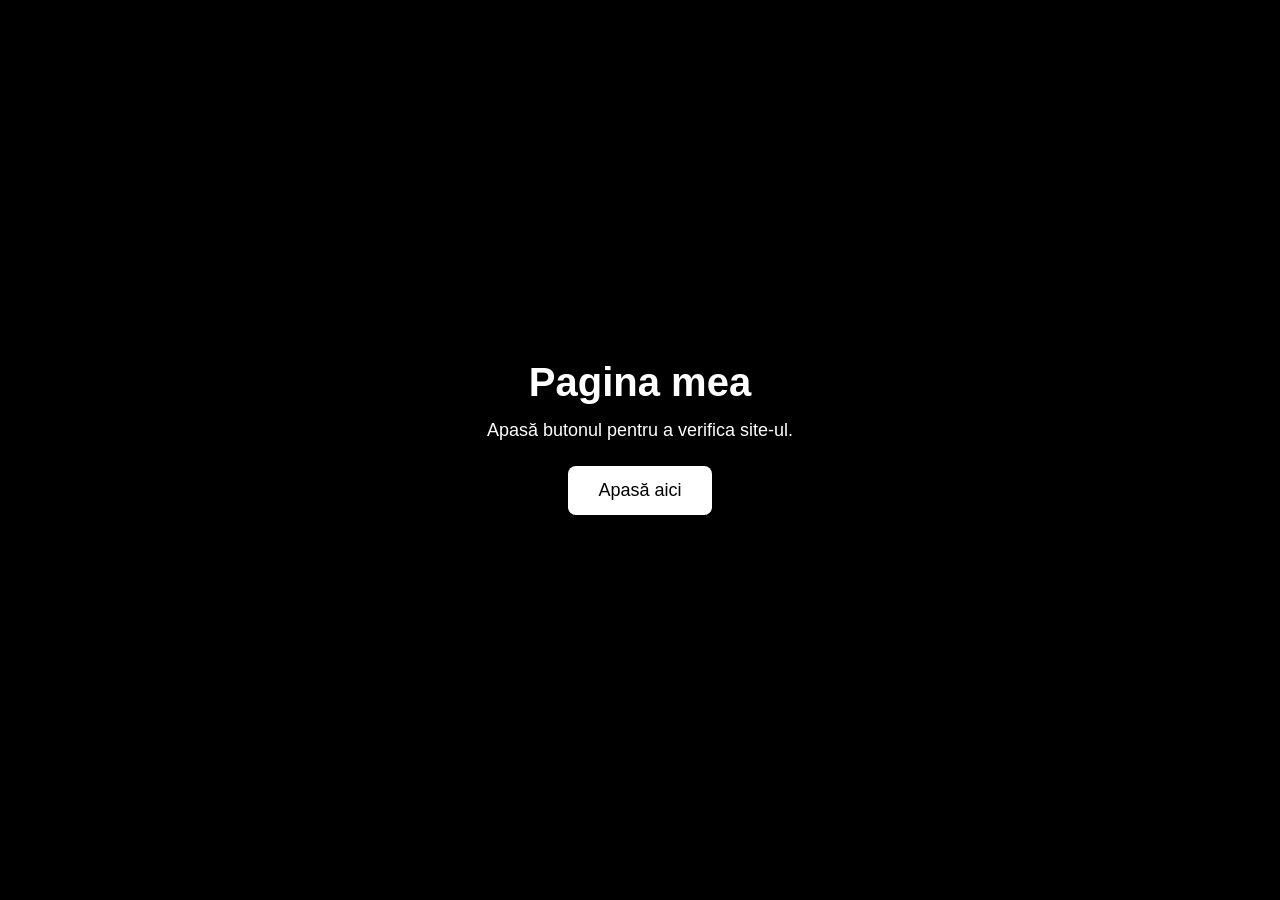
<file: index.html>
<!DOCTYPE html>
<html lang="ro">
<head>
    <meta charset="UTF-8">
    <meta name="viewport" content="width=device-width, initial-scale=1.0">
    <title>Pagina mea</title>

    <link rel="stylesheet" href="style.css">
</head>

<body>

    <div class="container">

        <h1>Pagina mea</h1>

        <p>Apasă butonul pentru a verifica site-ul.</p>

        <button id="buton">Apasă aici</button>

        <p id="mesaj"></p>

    </div>

    <script src="script.js"></script>

</body>
</html>
</file>
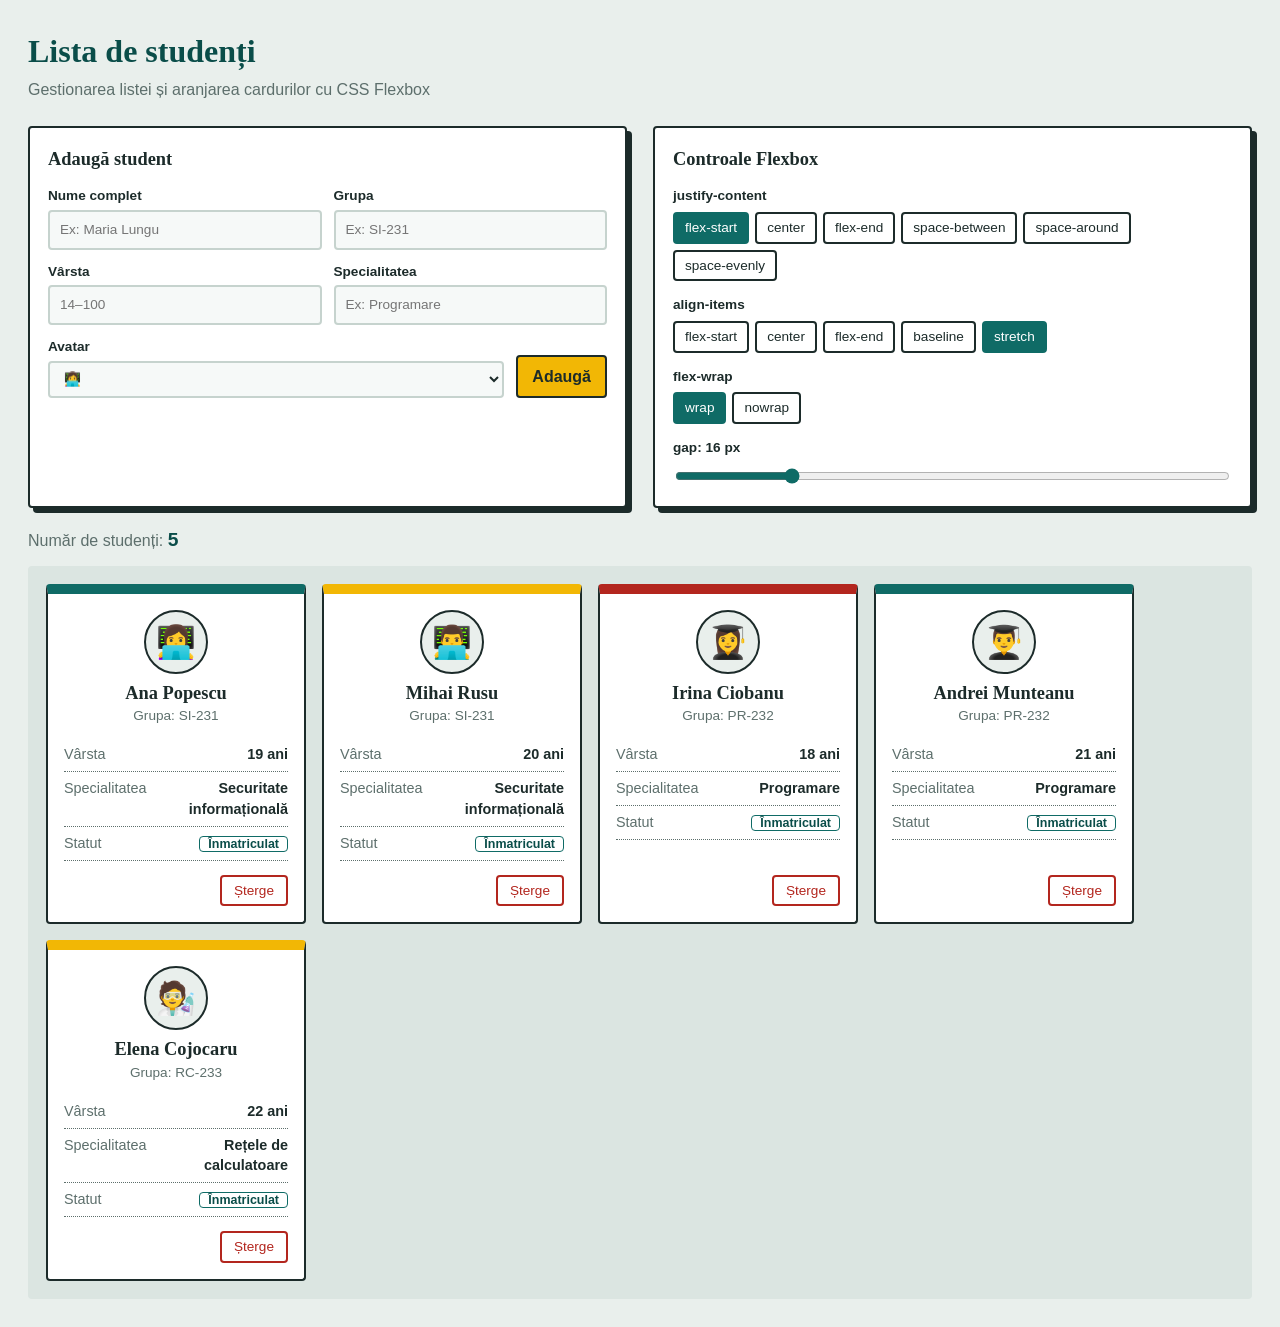
<file: Laboratorul-5/index.html>
<!DOCTYPE html>
<html lang="ro">
<head>
<meta charset="UTF-8">
<meta name="viewport" content="width=device-width, initial-scale=1">
<title>Lista de studenți – Flexbox</title>
<link rel="stylesheet" href="style.css">
</head>
<body>
  <h1>Lista de studenți</h1>
  <p class="sub">Gestionarea listei și aranjarea cardurilor cu CSS Flexbox</p>

  <div class="panels">
    <section class="panel">
      <h2>Adaugă student</h2>
      <form id="studentForm" novalidate>
        <label>Nume complet <input id="name" type="text" placeholder="Ex: Maria Lungu"></label>
        <label>Grupa <input id="group" type="text" placeholder="Ex: SI-231"></label>
        <label>Vârsta <input id="age" type="number" placeholder="14–100" step="1"></label>
        <label>Specialitatea <input id="specialty" type="text" placeholder="Ex: Programare"></label>
        <label>Avatar
          <select id="avatar">
            <option>👩‍💻</option><option>👨‍💻</option><option>👩‍🎓</option><option>👨‍🎓</option>
            <option>🧑‍🔬</option><option>🧑‍🎨</option>
          </select>
        </label>
        <button class="primary" type="submit">Adaugă</button>
        <p id="formError" role="alert"></p>
      </form>
    </section>

    <section class="panel">
      <h2>Controale Flexbox</h2>
      <div class="group"><span>justify-content</span>
        <div class="btns" data-prop="justifyContent">
          <button class="active">flex-start</button><button>center</button><button>flex-end</button>
          <button>space-between</button><button>space-around</button><button>space-evenly</button>
        </div></div>
      <div class="group"><span>align-items</span>
        <div class="btns" data-prop="alignItems">
          <button>flex-start</button><button>center</button><button>flex-end</button>
          <button>baseline</button><button class="active">stretch</button>
        </div></div>
      <div class="group"><span>flex-wrap</span>
        <div class="btns" data-prop="flexWrap">
          <button class="active">wrap</button><button>nowrap</button>
        </div></div>
      <div class="group"><span>gap: <b id="gapValue">16</b> px</span>
        <div class="gap-row"><input id="gap" type="range" min="0" max="80" value="16"></div></div>
    </section>
  </div>

  <p class="count" style="margin-top:18px">Număr de studenți: <b id="count">0</b></p>
  <div id="list" aria-live="polite"></div>

<script src="script.js"></script>
</body>
</html>
</file>
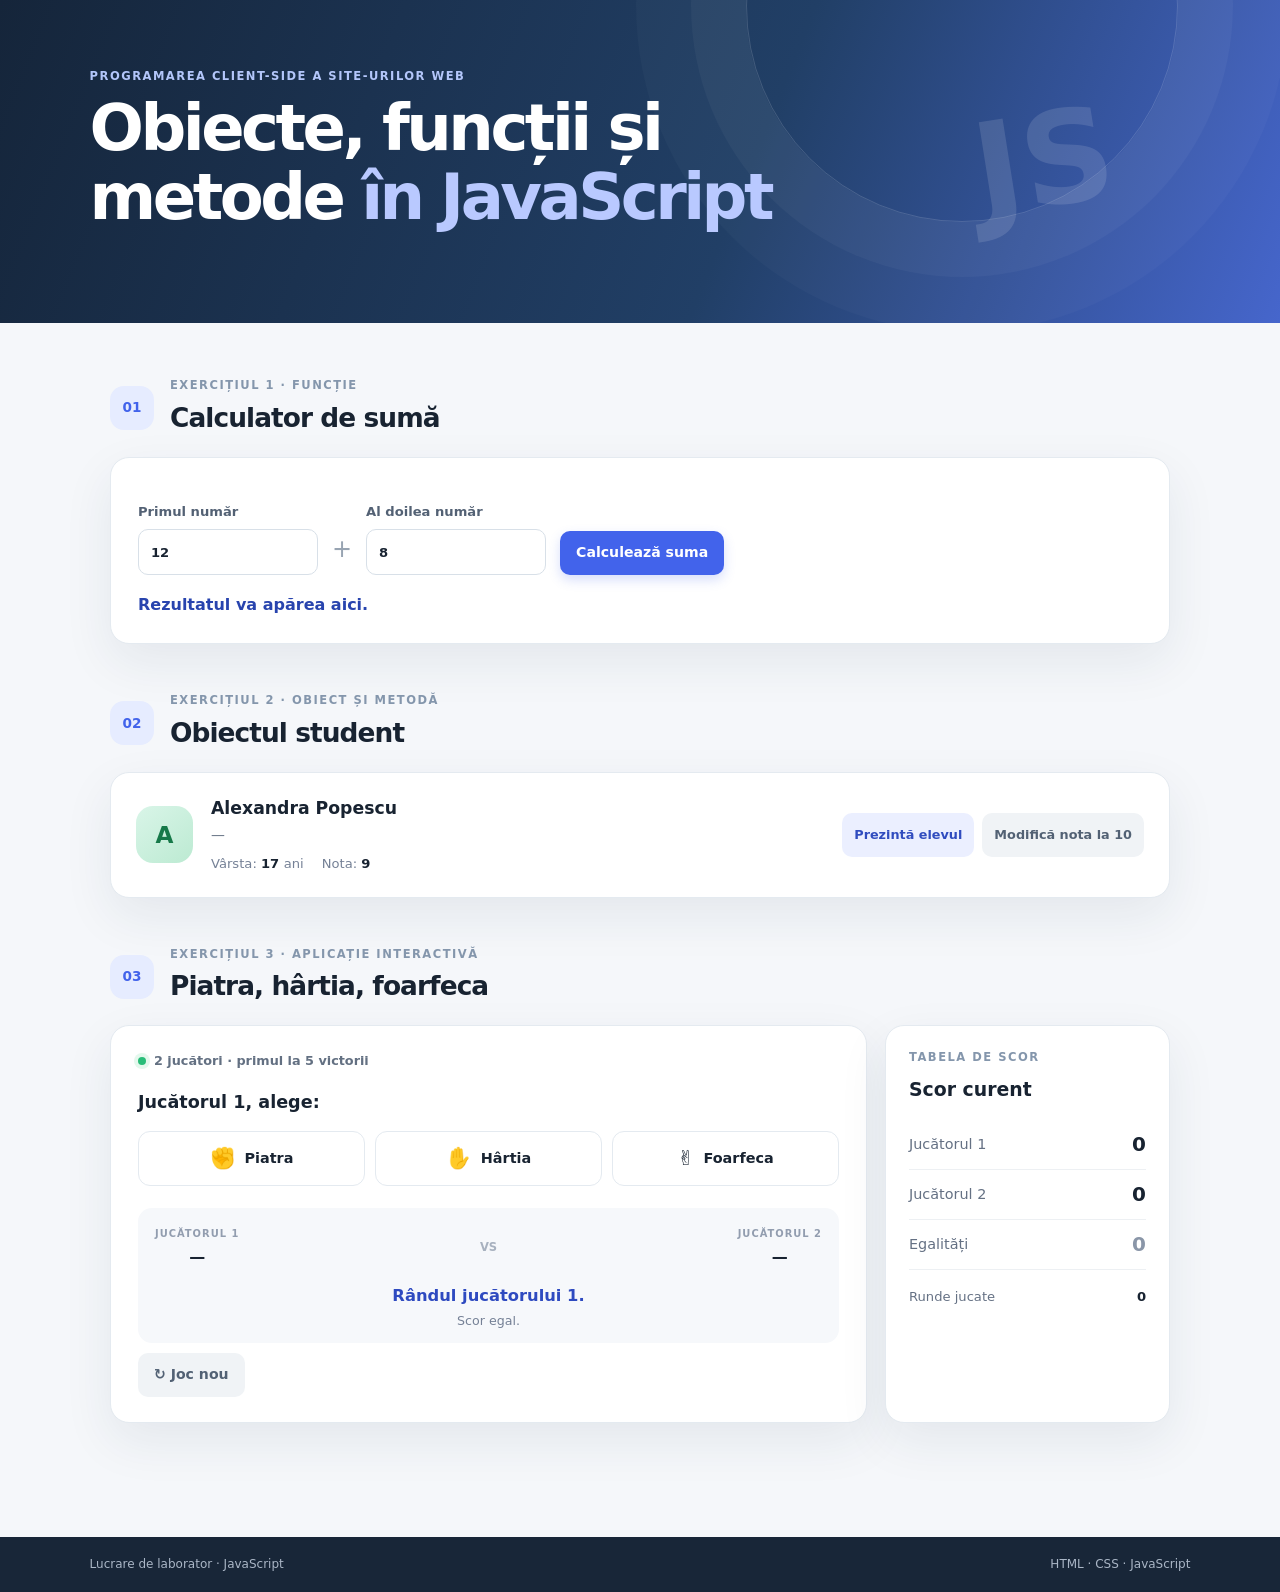
<file: Laboratorul-3/lucrare_lab3/index.html>
<!doctype html>
<!DOCTYPE html>
<html lang="ro">
 <head>
  <meta charset="utf-8"/>
  <meta content="width=device-width, initial-scale=1" name="viewport"/>
  <meta content="Lucrare de laborator despre funcții, obiecte și metode în JavaScript." name="description"/>
  <title>
   Laborator 3 — JavaScript
  </title>
  <link href="style.css" rel="stylesheet"/>
  <script defer="" src="script.js">
  </script>
 </head>
 <body>
  <a class="skip-link" href="#continut">
   Sari la conținut
  </a>
  <header class="hero">
   <div class="hero__inner">
    <p class="eyebrow">
     Programarea client-side a site-urilor Web
    </p>
    <h1>
     Obiecte, funcții și metode
     <span>
      în JavaScript
     </span>
    </h1>
   </div>
   <div aria-hidden="true" class="hero__mark">
    JS
   </div>
  </header>
  <main class="container" id="continut">
   <section aria-labelledby="sum-title" class="section">
    <div class="section-heading">
     <span aria-hidden="true" class="section-number">
      01
     </span>
     <div>
      <p class="eyebrow">
       Exercițiul 1 · Funcție
      </p>
      <h2 id="sum-title">
       Calculator de sumă
      </h2>
     </div>
    </div>
    <div class="card sum-card">
     <form class="sum-form" id="sum-form">
      <label for="number-a">
       Primul număr
       <input autocomplete="off" id="number-a" name="a" required="" step="any" type="number" value="12"/>
      </label>
      <span aria-hidden="true" class="operator">
       +
      </span>
      <label for="number-b">
       Al doilea număr
       <input autocomplete="off" id="number-b" name="b" required="" step="any" type="number" value="8"/>
      </label>
      <button class="button button--primary" type="submit">
       Calculează suma
      </button>
     </form>
     <p aria-live="polite" class="result-line" id="sum-result">
      Rezultatul va apărea aici.
     </p>
    </div>
   </section>
   <section aria-labelledby="student-title" class="section">
    <div class="section-heading">
     <span aria-hidden="true" class="section-number">
      02
     </span>
     <div>
      <p class="eyebrow">
       Exercițiul 2 · Obiect și metodă
      </p>
      <h2 id="student-title">
       Obiectul student
      </h2>
     </div>
    </div>
    <div class="card student-card">
     <div aria-hidden="true" class="student-avatar">
      A
     </div>
     <div class="student-info">
      <h3>
       Alexandra Popescu
      </h3>
      <p aria-live="polite" class="muted" id="student-introduction">
       —
      </p>
      <div class="student-meta">
       <span>
        Vârsta:
        <strong id="student-age">
         17
        </strong>
        ani
       </span>
       <span>
        Nota:
        <strong id="student-grade">
         9
        </strong>
       </span>
      </div>
     </div>
     <div class="student-actions">
      <button class="button button--secondary" id="introduce-button" type="button">
       Prezintă elevul
      </button>
      <button class="button button--quiet" id="grade-button" type="button">
       Modifică nota la 10
      </button>
     </div>
    </div>
   </section>
   <section aria-labelledby="game-title" class="section" id="joc">
    <div class="section-heading">
     <span aria-hidden="true" class="section-number">
      03
     </span>
     <div>
      <p class="eyebrow">
       Exercițiul 3 · Aplicație interactivă
      </p>
      <h2 id="game-title">
       Piatra, hârtia, foarfeca
      </h2>
     </div>
    </div>
    <div class="game-layout">
     <div class="card game-main">
      <div class="game-topline">
       <span aria-hidden="true" class="live-dot">
       </span>
       <span>
        2 jucători · primul la 5 victorii
       </span>
      </div>
      <p class="game-prompt" id="game-prompt">
       Jucătorul 1, alege:
      </p>
      <div aria-label="Alege piatra, hârtia sau foarfeca" class="choice-buttons" role="group">
       <button class="choice-button" data-choice="piatra" type="button">
        <span aria-hidden="true">
         ✊
        </span>
        <span>
         Piatra
        </span>
       </button>
       <button class="choice-button" data-choice="hartia" type="button">
        <span aria-hidden="true">
         ✋
        </span>
        <span>
         Hârtia
        </span>
       </button>
       <button class="choice-button" data-choice="foarfeca" type="button">
        <span aria-hidden="true">
         ✌️
        </span>
        <span>
         Foarfeca
        </span>
       </button>
      </div>
      <div aria-atomic="true" aria-live="polite" class="round-result">
       <div class="versus">
        <div>
         <span class="result-label">
          JUCĂTORUL 1
         </span>
         <strong id="player-choice">
          —
         </strong>
        </div>
        <span aria-hidden="true" class="versus-mark">
         VS
        </span>
        <div>
         <span class="result-label">
          JUCĂTORUL 2
         </span>
         <strong id="player-two-choice">
          —
         </strong>
        </div>
       </div>
       <p class="round-message" id="round-message">
        Rândul jucătorului 1.
       </p>
       <p class="leader-message" id="leader-message">
        Scor egal.
       </p>
      </div>
      <button class="button button--secondary advance-button" id="advance-button" hidden type="button">Jucătorul 2 → alege</button>
      <button class="button button--quiet reset-button" id="new-game-button" type="button">
       <span aria-hidden="true">
        ↻
       </span>
       Joc nou
      </button>
     </div>
     <aside aria-label="Tabela de scor" class="card score-card">
      <p class="eyebrow">
       Tabela de scor
      </p>
      <h3>
       Scor curent
      </h3>
      <div class="score-row">
       <span>
        Jucătorul 1
       </span>
       <strong id="player-score">
        0
       </strong>
      </div>
      <div class="score-row">
       <span>
        Jucătorul 2
       </span>
       <strong id="player-two-score">
        0
       </strong>
      </div>
      <div class="score-row score-row--draw">
       <span>
        Egalități
       </span>
       <strong id="draw-score">
        0
       </strong>
      </div>
      <div class="rounds-total">
       <span>
        Runde jucate
       </span>
       <strong id="rounds-played">
        0
       </strong>
      </div>
     </aside>
    </div>
   </section>
  </main>
  <footer>
   <span>
    Lucrare de laborator · JavaScript
   </span>
   <span>
    HTML · CSS · JavaScript
   </span>
  </footer>
 </body>
</html>
</file>
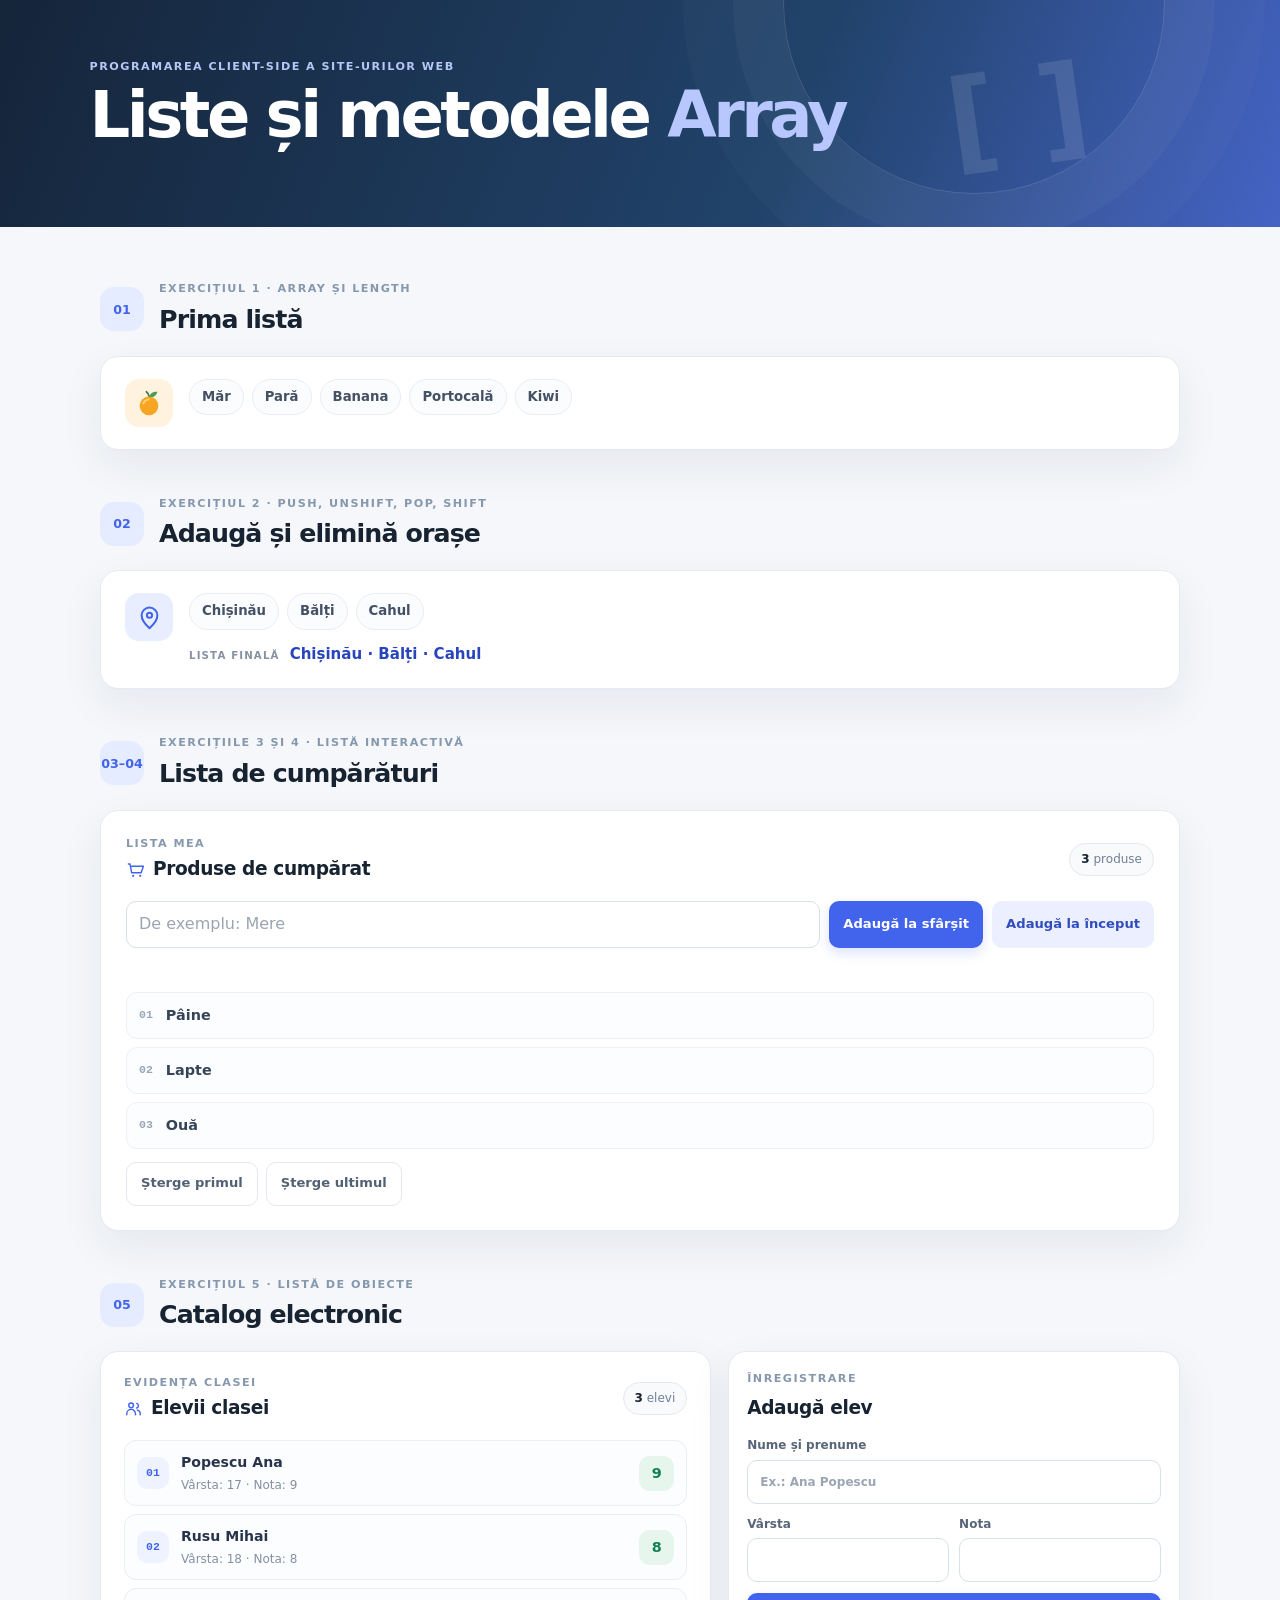
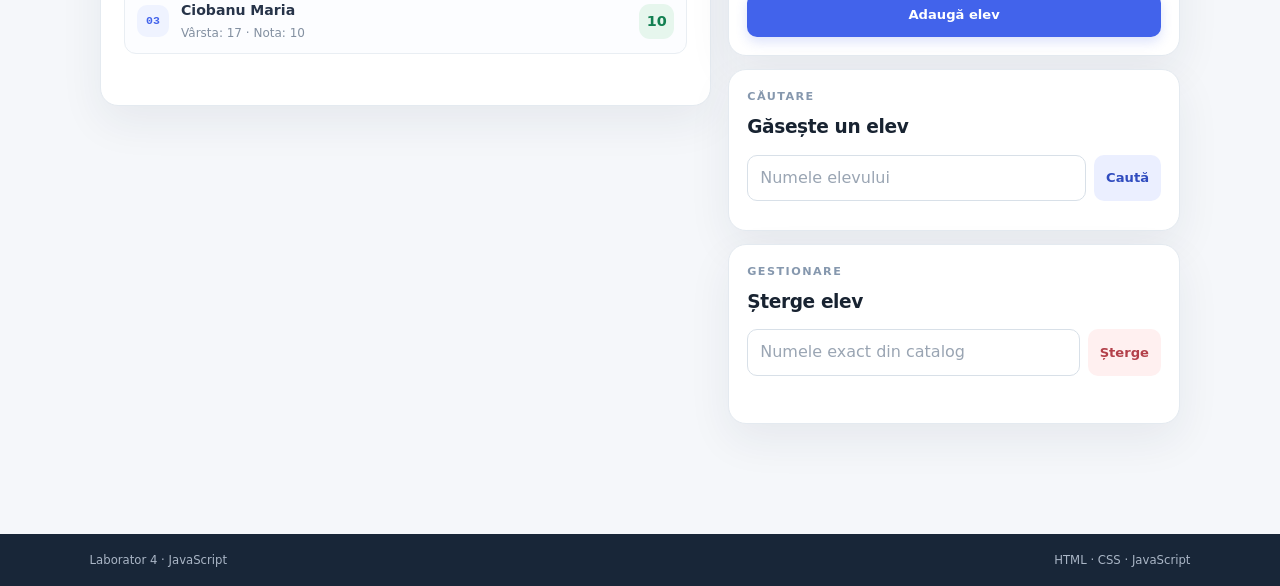
<file: Laboratorul-4/lucrare_lab4/index.html>
<!doctype html>
<html lang="ro">
 <head>
  <meta charset="utf-8"/>
  <meta content="width=device-width, initial-scale=1" name="viewport"/>
  <meta content="Laborator 4: liste și metode Array în JavaScript." name="description"/>
  <title>
   Laborator 4 — Liste și metode Array
  </title>
  <link href="style.css" rel="stylesheet"/>
  <script defer="" src="script.js">
  </script>
 </head>
 <body>
  <a class="skip-link" href="#continut">
   Sari la conținut
  </a>
  <header class="hero">
   <div class="hero__inner">
    <p class="eyebrow">
     Programarea client-side a site-urilor Web
    </p>
    <h1>
     Liste și metodele
     <span>
      Array
     </span>
    </h1>
   </div>
   <div aria-hidden="true" class="hero__mark">
    [ ]
   </div>
  </header>
  <main class="container" id="continut">
   <section aria-labelledby="fructe-title" class="section">
    <div class="section-heading">
     <span aria-hidden="true" class="section-number">
      01
     </span>
     <div>
      <p class="eyebrow">
       Exercițiul 1 · Array și length
      </p>
      <h2 id="fructe-title">
       Prima listă
      </h2>
     </div>
    </div>
    <div class="card demo-card">
     <div aria-hidden="true" class="demo-icon">
      <svg class="icon-fruit" viewBox="0 0 32 32" xmlns="http://www.w3.org/2000/svg">
       <path d="M16 9c2.2-4.3 5.3-5.5 9-5-1.1 4.1-4 6-8.2 6.4" fill="#4e9b55"/>
       <path d="M16 9c-.2-2.2-1.1-3.8-2.8-5" fill="none" stroke="#397b42" stroke-linecap="round" stroke-width="1.8"/>
       <circle cx="16" cy="19" r="10" fill="#f6a623"/>
       <path d="M10 16.5c1.1-2.6 3.1-4 5.7-4.3" fill="none" stroke="#ffd274" stroke-linecap="round" stroke-width="2"/>
      </svg>
     </div>
     <div class="demo-content">
      <div aria-label="Fructe din lista demonstrativă" class="fruit-pills">
       <span>
        Măr
       </span>
       <span>
        Pară
       </span>
       <span>
        Banana
       </span>
       <span>
        Portocală
       </span>
       <span>
        Kiwi
       </span>
      </div>
     </div>
    </div>
   </section>
   <section aria-labelledby="orase-title" class="section">
    <div class="section-heading">
     <span aria-hidden="true" class="section-number">
      02
     </span>
     <div>
      <p class="eyebrow">
       Exercițiul 2 · push, unshift, pop, shift
      </p>
      <h2 id="orase-title">
       Adaugă și elimină orașe
      </h2>
     </div>
    </div>
    <div class="card demo-card city-card">
     <div aria-hidden="true" class="demo-icon demo-icon--blue">
      <svg class="icon-line" viewBox="0 0 24 24" fill="none" xmlns="http://www.w3.org/2000/svg">
       <path d="M19 10.2c0 5-7 11.3-7 11.3S5 15.2 5 10.2a7 7 0 1 1 14 0Z" stroke="currentColor" stroke-linecap="round" stroke-linejoin="round" stroke-width="1.8"/>
       <circle cx="12" cy="10" r="2.3" stroke="currentColor" stroke-width="1.8"/>
      </svg>
     </div>
     <div class="demo-content">
      <div class="city-flow">
       <span>
        Chișinău
       </span>
       <span>
        Bălți
       </span>
       <span>
        Cahul
       </span>
      </div>
      <p class="result-line">
       <span class="result-label">
        LISTA FINALĂ
       </span>
       <strong id="cities-result">
       </strong>
      </p>
     </div>
    </div>
   </section>
   <section aria-labelledby="shopping-title" class="section">
    <div class="section-heading">
     <span aria-hidden="true" class="section-number">
      03–04
     </span>
     <div>
      <p class="eyebrow">
       Exercițiile 3 și 4 · Listă interactivă
      </p>
      <h2 id="shopping-title">
       Lista de cumpărături
      </h2>
     </div>
    </div>
    <div class="card shopping-card">
     <div class="shopping-header">
      <div>
       <p class="eyebrow">
        LISTA MEA
       </p>
       <h3 class="icon-heading">
        <svg aria-hidden="true" viewBox="0 0 24 24" fill="none" xmlns="http://www.w3.org/2000/svg">
         <path d="M3 5h2l2.2 11.2h11.9L22 8H6" stroke="currentColor" stroke-linecap="round" stroke-linejoin="round" stroke-width="1.8"/>
         <circle cx="9" cy="20" r="1.4" fill="currentColor"/>
         <circle cx="18" cy="20" r="1.4" fill="currentColor"/>
        </svg>
        Produse de cumpărat
       </h3>
      </div>
      <span class="count-badge">
       <strong id="shopping-count">
        0
       </strong>
       produse
      </span>
     </div>
     <form class="shopping-form" id="shopping-form">
      <label class="sr-only" for="product-input">
       Numele produsului
      </label>
      <input autocomplete="off" id="product-input" name="product" placeholder="De exemplu: Mere" required="" type="text"/>
      <button class="button button--primary" type="submit" value="end">
       Adaugă la sfârșit
      </button>
      <button class="button button--secondary" type="submit" value="start">
       Adaugă la început
      </button>
     </form>
     <p aria-live="polite" class="form-status" id="shopping-status">
     </p>
     <ul aria-label="Produse din lista de cumpărături" class="shopping-list" id="shopping-list">
     </ul>
     <div class="list-actions">
      <button class="button button--quiet" id="remove-first-button" type="button">
       Șterge primul
      </button>
      <button class="button button--quiet" id="remove-last-button" type="button">
       Șterge ultimul
      </button>
     </div>
    </div>
   </section>
   <section aria-labelledby="catalog-title" class="section">
    <div class="section-heading">
     <span aria-hidden="true" class="section-number">
      05
     </span>
     <div>
      <p class="eyebrow">
       Exercițiul 5 · Listă de obiecte
      </p>
      <h2 id="catalog-title">
       Catalog electronic
      </h2>
     </div>
    </div>
    <div class="catalog-layout">
     <div class="card catalog-main">
      <div class="catalog-header">
       <div>
        <p class="eyebrow">
         EVIDENȚA CLASEI
        </p>
        <h3 class="icon-heading">
         <svg aria-hidden="true" viewBox="0 0 24 24" fill="none" xmlns="http://www.w3.org/2000/svg">
          <circle cx="9" cy="8" r="3" stroke="currentColor" stroke-width="1.8"/>
          <path d="M3.5 20v-1.4a5.5 5.5 0 0 1 11 0V20M16 5.5a3 3 0 0 1 0 5.8M17 14a4.5 4.5 0 0 1 3.5 4.4V20" stroke="currentColor" stroke-linecap="round" stroke-linejoin="round" stroke-width="1.8"/>
         </svg>
         Elevii clasei
        </h3>
       </div>
       <span class="count-badge">
        <strong id="student-count">
         0
        </strong>
        elevi
       </span>
      </div>
      <ul aria-label="Elevi în catalog" class="student-list" id="student-list">
      </ul>
      <p aria-live="polite" class="form-status" id="catalog-status">
      </p>
     </div>
     <div class="catalog-tools">
      <section aria-labelledby="add-student-title" class="card tool-card">
       <p class="eyebrow">
        ÎNREGISTRARE
       </p>
       <h3 id="add-student-title">
        Adaugă elev
       </h3>
       <form class="stacked-form" id="add-student-form">
        <label for="student-name-input">
         Nume și prenume
         <input autocomplete="off" id="student-name-input" name="name" placeholder="Ex.: Ana Popescu" required="" type="text"/>
        </label>
        <div class="form-row">
         <label for="student-age-input">
          Vârsta
          <input id="student-age-input" max="120" min="1" name="age" required="" step="1" type="number"/>
         </label>
         <label for="student-grade-input">
          Nota
          <input id="student-grade-input" max="10" min="1" name="grade" required="" step="any" type="number"/>
         </label>
        </div>
        <button class="button button--primary" type="submit">
         Adaugă elev
        </button>
       </form>
      </section>
      <section aria-labelledby="find-student-title" class="card tool-card">
       <p class="eyebrow">
        CĂUTARE
       </p>
       <h3 id="find-student-title">
        Găsește un elev
       </h3>
       <form class="search-form" id="search-student-form">
        <label class="sr-only" for="search-student-input">
         Numele elevului căutat
        </label>
        <input autocomplete="off" id="search-student-input" name="searchName" placeholder="Numele elevului" required="" type="search"/>
        <button class="button button--secondary" type="submit">
         Caută
        </button>
       </form>
       <div aria-live="polite" class="search-result" id="search-result">
       </div>
      </section>
      <section aria-labelledby="delete-student-title" class="card tool-card">
       <p class="eyebrow">
        GESTIONARE
       </p>
       <h3 id="delete-student-title">
        Șterge elev
       </h3>
       <form class="search-form" id="delete-student-form">
        <label class="sr-only" for="delete-student-input">
         Numele elevului de șters
        </label>
        <input autocomplete="off" id="delete-student-input" name="deleteName" placeholder="Numele exact din catalog" required="" type="text"/>
        <button class="button button--danger" type="submit">
         Șterge
        </button>
       </form>
       <p aria-live="polite" class="form-status" id="delete-status">
       </p>
      </section>
     </div>
    </div>
   </section>
  </main>
  <footer>
   <span>
    Laborator 4 · JavaScript
   </span>
   <span>
    HTML · CSS · JavaScript
   </span>
  </footer>
 </body>
</html>
</file>
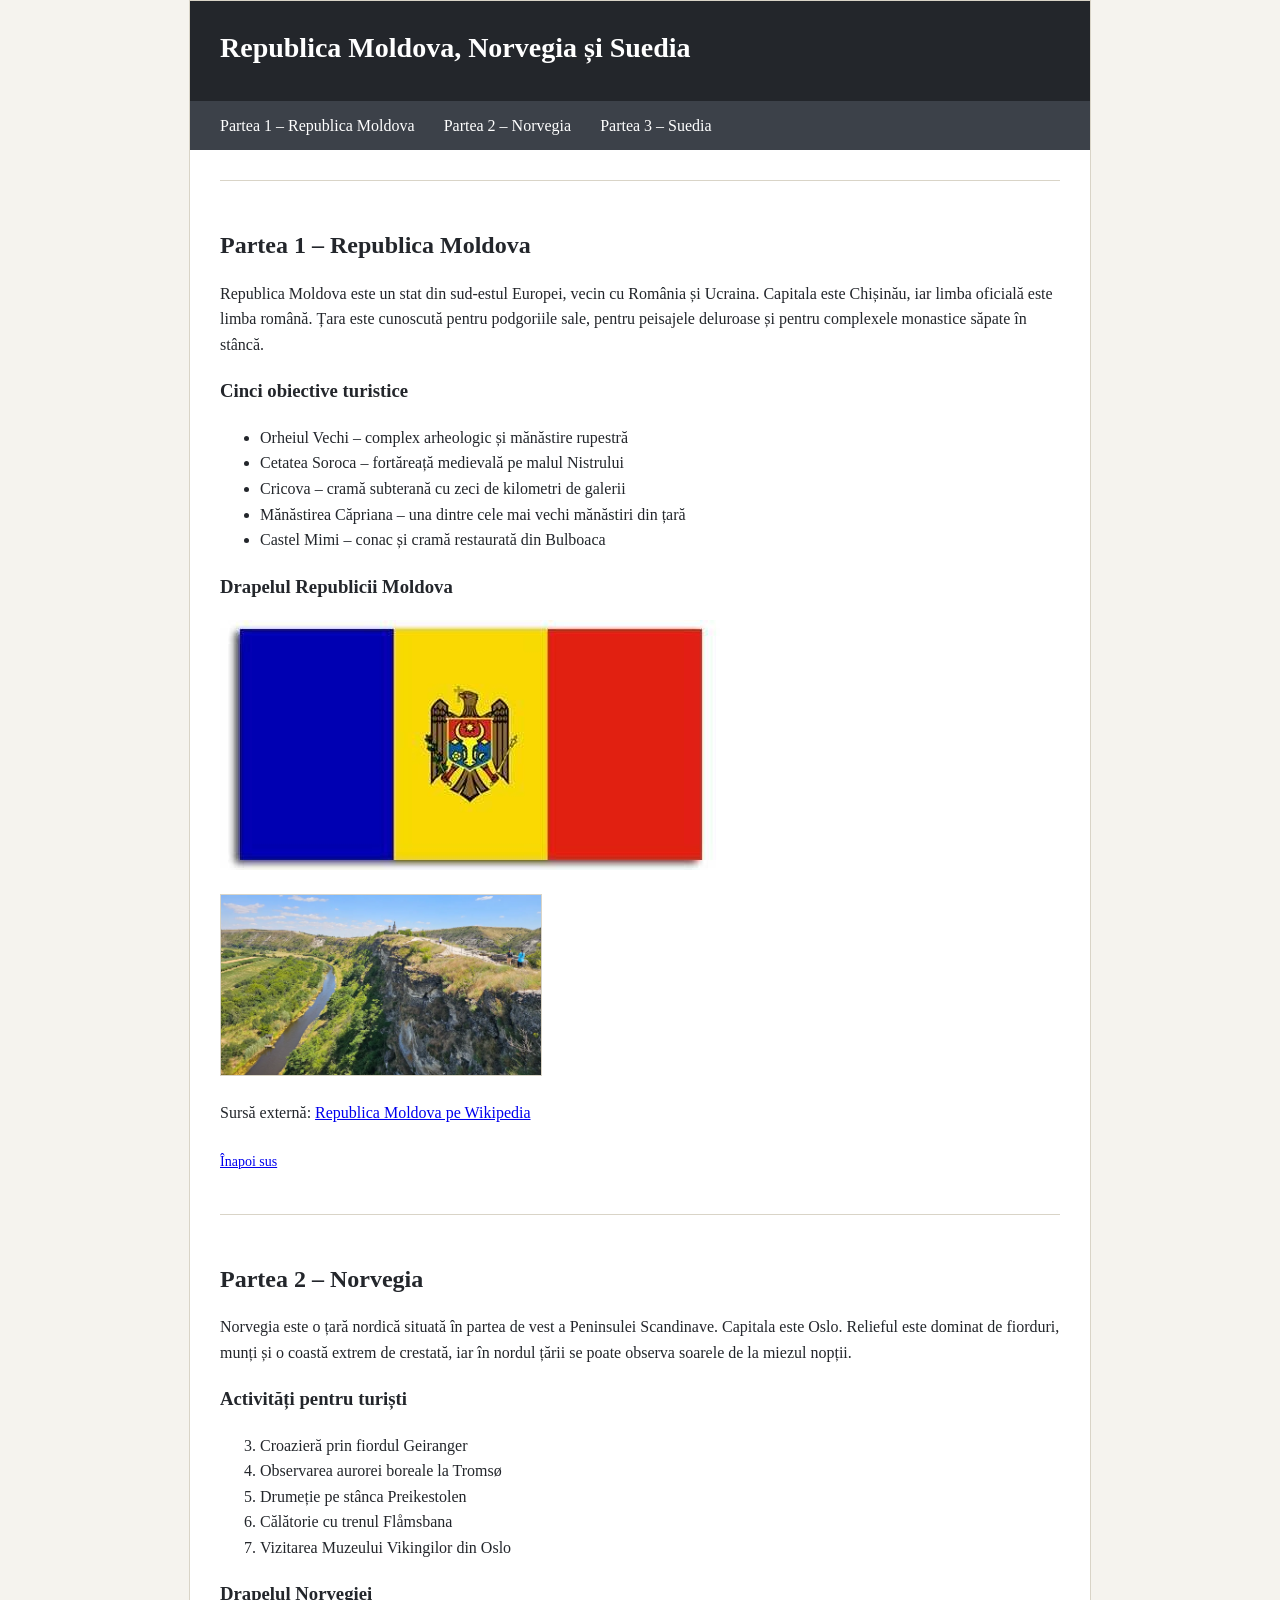
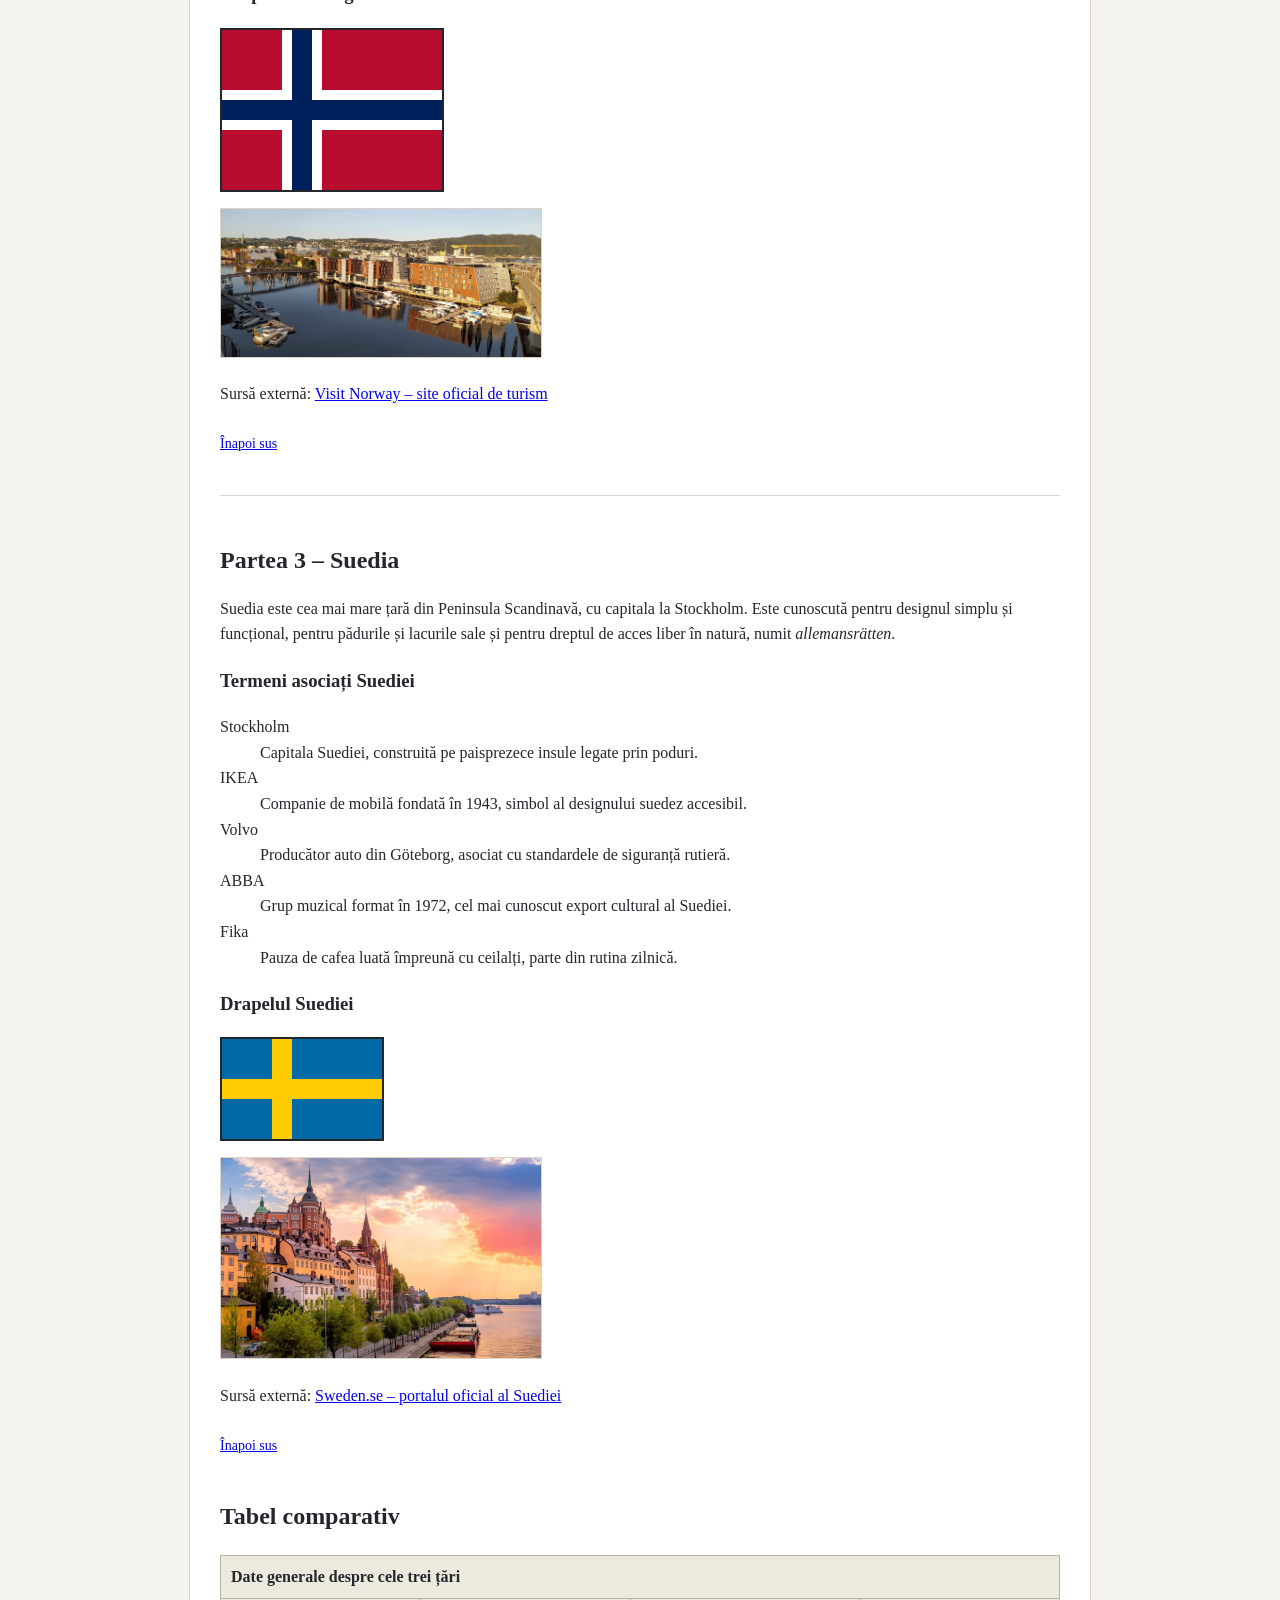
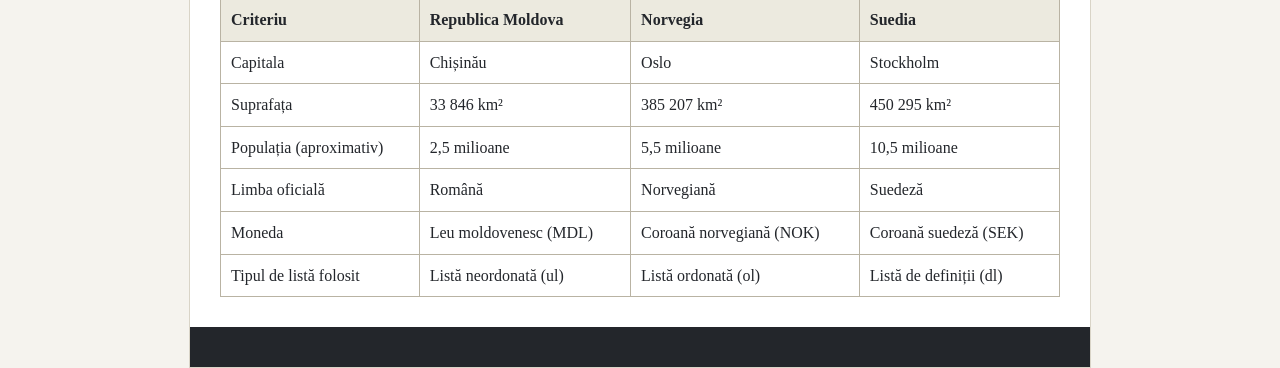
<file: Laboratorul-2/imdex.html>
<!DOCTYPE html>
<html lang="ro">
<head>
    <meta charset="UTF-8">
    <meta name="viewport" content="width=device-width, initial-scale=1.0">
    <title>Republica Moldova, Norvegia și Suedia</title>
    <link rel="stylesheet" href="style.css">
</head>

<body>

<div id="container">

    
    <div id="header">
        <header>
            <h1 id="sus">Republica Moldova, Norvegia și Suedia</h1>
            
        </header>
    </div>

    
    <div id="meniu">
        <nav>
            <a href="#partea1">Partea 1 – Republica Moldova</a>
            <a href="#partea2">Partea 2 – Norvegia</a>
            <a href="#partea3">Partea 3 – Suedia</a>
        </nav>
    </div>

    
    <div id="continut">

        
        <div class="tara" id="partea1">
            <section>
                <article>
                    <h2>Partea 1 – Republica Moldova</h2>

                    <p>
                        Republica Moldova este un stat din sud-estul Europei, vecin cu România și Ucraina.
                        Capitala este Chișinău, iar limba oficială este limba română. Țara este cunoscută
                        pentru podgoriile sale, pentru peisajele deluroase și pentru complexele monastice
                        săpate în stâncă.
                    </p>

                    <h3>Cinci obiective turistice</h3>
                    <ul>
                        <li>Orheiul Vechi – complex arheologic și mănăstire rupestră</li>
                        <li>Cetatea Soroca – fortăreață medievală pe malul Nistrului</li>
                        <li>Cricova – cramă subterană cu zeci de kilometri de galerii</li>
                        <li>Mănăstirea Căpriana – una dintre cele mai vechi mănăstiri din țară</li>
                        <li>Castel Mimi – conac și cramă restaurată din Bulboaca</li>
                    </ul>

                    <h3>Drapelul Republicii Moldova</h3>
                    <table class="steag">
                        <tr>
 <table class="steag">
    
            <img src="Moldova.jpeg" class="stema" alt="Stema Republicii Moldova">
         
</table>

                            

                    <p>
                        <img class="foto"
                             src="Orheiul vechi.webp"
                             alt="Orheiul vechi.webp">
                    </p>

                    <p>
                        Sursă externă:
                        <a href="https://ro.wikipedia.org/wiki/Republica_Moldova" target="_blank">
                            Republica Moldova pe Wikipedia
                        </a>
                    </p>

                    <a class="sus" href="#sus">Înapoi sus</a>
                </article>
            </section>
        </div>

        
        <div class="tara" id="partea2">
            <section>
                <article>
                    <h2>Partea 2 – Norvegia</h2>

                    <p>
                        Norvegia este o țară nordică situată în partea de vest a Peninsulei Scandinave.
                        Capitala este Oslo. Relieful este dominat de fiorduri, munți și o coastă extrem
                        de crestată, iar în nordul țării se poate observa soarele de la miezul nopții.
                    </p>

                    <h3>Activități pentru turiști</h3>
                    <ol start="3">
                        <li>Croazieră prin fiordul Geiranger</li>
                        <li>Observarea aurorei boreale la Tromsø</li>
                        <li>Drumeție pe stânca Preikestolen</li>
                        <li>Călătorie cu trenul Flåmsbana</li>
                        <li>Vizitarea Muzeului Vikingilor din Oslo</li>
                    </ol>

                    <h3>Drapelul Norvegiei</h3>
                    <table class="steag">
                        <tr>
                             <td class="no-rosu l60 i60" colspan="6"></td>
                            <td class="no-alb l10"></td>
                            <td class="no-albastru l20" colspan="2"></td>
                            <td class="no-alb l10"></td>
                            <td class="no-rosu l120" colspan="12"></td>
                        </tr>
                        <tr>
                            <td class="no-alb i10" colspan="7"></td>
                            <td class="no-albastru i10" colspan="2"></td>
                            <td class="no-alb i10" colspan="13"></td>
                        </tr>
                        <tr>
                            <td class="no-albastru i20" colspan="22"></td>
                        </tr>
                        <tr>
                            <td class="no-alb i10" colspan="7"></td>
                            <td class="no-albastru i10" colspan="2"></td>
                            <td class="no-alb i10" colspan="13"></td>
                        </tr>
                        <tr>
                            <td class="no-rosu i60" colspan="6"></td>
                            <td class="no-alb"></td>
                            <td class="no-albastru" colspan="2"></td>
                            <td class="no-alb"></td>
                            <td class="no-rosu" colspan="12"></td>
                        </tr>
                    </table>

                    <p>
                        <img class="foto"
                             src="Norvegia.webp"
                             alt="norvegia.webp">
                    </p>

                    <p>
                        Sursă externă:
                        <a href="https://www.visitnorway.com/" target="_blank">
                            Visit Norway – site oficial de turism
                        </a>
                    </p>

                    <a class="sus" href="#sus">Înapoi sus</a>
                </article>
            </section>
        </div>

        
        <div class="tara" id="partea3">
            <section>
                <article>
                    <h2>Partea 3 – Suedia</h2>

                    <p>
                        Suedia este cea mai mare țară din Peninsula Scandinavă, cu capitala la Stockholm.
                        Este cunoscută pentru designul simplu și funcțional, pentru pădurile și lacurile
                        sale și pentru dreptul de acces liber în natură, numit <em>allemansrätten</em>.
                    </p>

                    <h3>Termeni asociați Suediei</h3>
                    <dl>
                        <dt>Stockholm</dt>
                        <dd>Capitala Suediei, construită pe paisprezece insule legate prin poduri.</dd>

                        <dt>IKEA</dt>
                        <dd>Companie de mobilă fondată în 1943, simbol al designului suedez accesibil.</dd>

                        <dt>Volvo</dt>
                        <dd>Producător auto din Göteborg, asociat cu standardele de siguranță rutieră.</dd>

                        <dt>ABBA</dt>
                        <dd>Grup muzical format în 1972, cel mai cunoscut export cultural al Suediei.</dd>

                        <dt>Fika</dt>
                        <dd>Pauza de cafea luată împreună cu ceilalți, parte din rutina zilnică.</dd>
                    </dl>

                    <h3>Drapelul Suediei</h3>
                    <table class="steag">
                        <tr>
                            <td class="se-albastru l50 i40" colspan="5"></td>
                            <td class="se-galben l20" colspan="2"></td>
                            <td class="se-albastru l90" colspan="9"></td>
                        </tr>
                        <tr>
                            <td class="se-galben i20" colspan="16"></td>
                        </tr>
                        <tr>
                            <td class="se-albastru i40" colspan="5"></td>
                            <td class="se-galben" colspan="2"></td>
                            <td class="se-albastru" colspan="9"></td>
                        </tr>
                    </table>

                    <p>
                        <img class="foto"
                             src="Suedia.jpg"
                             alt="Suedia.jpg">
                    </p>

                    <p>
                        Sursă externă:
                        <a href="https://sweden.se/" target="_blank">
                            Sweden.se – portalul oficial al Suediei
                        </a>
                    </p>

                    <a class="sus" href="#sus">Înapoi sus</a>
                </article>
            </section>
        </div>

        
        <div id="comparatie">
            <section>
                <h2>Tabel comparativ</h2>

                <table id="tabel-comparativ">
                    <tr>
                        <th colspan="4">Date generale despre cele trei țări</th>
                    </tr>
                    <tr>
                        <th>Criteriu</th>
                        <th>Republica Moldova</th>
                        <th>Norvegia</th>
                        <th>Suedia</th>
                    </tr>
                    <tr>
                        <td>Capitala</td>
                        <td>Chișinău</td>
                        <td>Oslo</td>
                        <td>Stockholm</td>
                    </tr>
                    <tr>
                        <td>Suprafața</td>
                        <td>33 846 km²</td>
                        <td>385 207 km²</td>
                        <td>450 295 km²</td>
                    </tr>
                    <tr>
                        <td>Populația (aproximativ)</td>
                        <td>2,5 milioane</td>
                        <td>5,5 milioane</td>
                        <td>10,5 milioane</td>
                    </tr>
                    <tr>
                        <td>Limba oficială</td>
                        <td>Română</td>
                        <td>Norvegiană</td>
                        <td>Suedeză</td>
                    </tr>
                    <tr>
                        <td>Moneda</td>
                        <td>Leu moldovenesc (MDL)</td>
                        <td>Coroană norvegiană (NOK)</td>
                        <td>Coroană suedeză (SEK)</td>
                    </tr>
                    <tr>
                        <td>Tipul de listă folosit</td>
                        <td>Listă neordonată (ul)</td>
                        <td>Listă ordonată (ol)</td>
                        <td>Listă de definiții (dl)</td>
                    </tr>
                </table>
            </section>
        </div>

    </div>

    
    <div id="footer">
        <footer>
           
        </footer>
    </div>

</div>

</body>
</html>
</file>
<file: style.css>
* {
    margin: 0;
    padding: 0;
    box-sizing: border-box;
}

body {
    background-color: black;
    color: white;
    font-family: Arial, sans-serif;

    height: 100vh;

    display: flex;
    justify-content: center;
    align-items: center;
}

.container {
    text-align: center;
    padding: 40px;
}

h1 {
    font-size: 40px;
    margin-bottom: 15px;
}

.container p {
    font-size: 18px;
    margin-bottom: 25px;
}

button {
    background-color: white;
    color: black;

    border: none;
    border-radius: 8px;

    padding: 14px 30px;

    font-size: 18px;

    cursor: pointer;

    transition: 0.3s;
}

button:hover {
    background-color: #cccccc;
    transform: scale(1.05);
}

#mesaj {
    margin-top: 25px;
    font-size: 20px;
    font-weight: bold;
}
</file>
<file: Laboratorul-5/style.css>
:root {
  --bg:        #e9efec;
  --bg-list:   #dbe5e1;
  --paper:     #ffffff;
  --ink:       #1c2b2a;
  --muted:     #5d6f6c;
  --line:      #c6d3ce;
  --teal:      #0f6b66;
  --teal-dark: #0a4d49;
  --sun:       #f2b705;
  --danger:    #b3261e;

  --font-text:    "Trebuchet MS", "Segoe UI", Verdana, sans-serif;
  --font-heading: Georgia, "Times New Roman", serif;
}

* {
  box-sizing: border-box;
}


body {
  margin: 0;
  padding: 28px;
  background: var(--bg);
  color: var(--ink);
  font-family: var(--font-text);
  line-height: 1.45;
}

h1,
h2 {
  font-family: var(--font-heading);
}

h1 {
  margin: 0 0 4px;
  font-size: 2rem;
  color: var(--teal-dark);
}

h2 {
  margin: 0 0 14px;
  font-size: 1.15rem;
}

.sub {
  margin: 0 0 24px;
  color: var(--muted);
}

.count {
  margin: 18px 0 12px;
  color: var(--muted);
}

.count b {
  font-size: 1.2rem;
  color: var(--teal-dark);
}



.panels {
  display: flex;
  flex-wrap: wrap;
  gap: 26px;
}

.panel {
  flex: 1 1 340px;
  padding: 18px;
  background: var(--paper);
  border: 2px solid var(--ink);
  border-radius: 4px;
  box-shadow: 5px 5px 0 var(--ink);
}


form {
  display: flex;
  flex-wrap: wrap;
  gap: 12px;
}

label {
  flex: 1 1 150px;
  display: flex;
  flex-direction: column;
  gap: 4px;
  font-size: .85rem;
  font-weight: 700;
}

input,
select {
  padding: 8px 10px;
  background: #f6f9f8;
  color: var(--ink);
  border: 2px solid var(--line);
  border-radius: 4px;
  font: inherit;
  font-weight: 400;
}

#formError {
  width: 100%;
  min-height: 1.2em;
  margin: 0;
  font-size: .9rem;
  font-weight: 700;
  color: var(--danger);
}



button {
  padding: 8px 14px;
  background: var(--paper);
  color: var(--ink);
  border: 2px solid var(--ink);
  border-radius: 4px;
  font: inherit;
  cursor: pointer;
}

button:hover {
  background: #f1f6f4;
}

button.active {
  background: var(--teal);
  border-color: var(--teal);
  color: #fff;
}

.primary {
  align-self: flex-end;
  background: var(--sun);
  font-weight: 700;
}

.primary:hover {
  background: #ffc928;
}


input:focus-visible,
select:focus-visible,
button:focus-visible {
  outline: 3px solid var(--sun);
  outline-offset: 1px;
}



.group {
  margin-bottom: 14px;
}

.group:last-child {
  margin-bottom: 0;
}

.group > span {
  display: block;
  margin-bottom: 6px;
  font-size: .85rem;
  font-weight: 700;
}

.btns {
  display: flex;
  flex-wrap: wrap;
  gap: 6px;
}

.btns button {
  padding: 4px 10px;
  font-size: .85rem;
}

.gap-row {
  display: flex;
  align-items: center;
  gap: 10px;
}

.gap-row input {
  flex: 1;
  padding: 0;
  accent-color: var(--teal);
}



#list {
  display: flex;
  flex-wrap: wrap;
  justify-content: flex-start;
  align-items: stretch;
  gap: 16px;
  min-height: 160px;
  padding: 18px;
  background: var(--bg-list);
  border-radius: 4px;
}

.empty {
  margin: auto;
  color: var(--muted);
  text-align: center;
}


.student {
  display: flex;
  flex-direction: column;
  width: 260px;
  padding: 16px;
  background: var(--paper);
  border: 2px solid var(--ink);
  border-top: 10px solid var(--teal);
  border-radius: 4px;
}

.student:nth-child(3n+2) { border-top-color: var(--sun); }
.student:nth-child(3n+3) { border-top-color: var(--danger); }


.head {
  display: flex;
  flex-direction: column;
  align-items: center;
  gap: 6px;
  margin-bottom: 12px;
  text-align: center;
}

.avatar {
  display: grid;
  place-items: center;
  width: 64px;
  height: 64px;
  background: var(--bg);
  border: 2px solid var(--ink);
  border-radius: 50%;
  font-size: 2rem;
}

.name {
  font-family: var(--font-heading);
  font-size: 1.15rem;
  font-weight: 700;
}

.group-name {
  font-size: .85rem;
  color: var(--muted);
}

.row {
  display: flex;
  justify-content: space-between;
  gap: 10px;
  padding: 6px 0;
  border-bottom: 1px dotted var(--muted);
  font-size: .9rem;
}

.row:last-of-type {
  margin-bottom: 14px;
}

.row .k {
  color: var(--muted);
}

.row .v {
  font-weight: 700;
  text-align: right;
}

.badge {
  padding: 0 8px;
  color: var(--teal-dark);
  border: 1.5px solid var(--teal);
  border-radius: 4px;
  font-size: .78rem;
  font-weight: 700;
}


.del {
  align-self: flex-end;
  margin-top: auto;
  padding: 4px 12px;
  background: transparent;
  color: var(--danger);
  border-color: var(--danger);
  font-size: .85rem;
}

.del:hover {
  background: var(--danger);
  color: #fff;
}
</file>
<file: Laboratorul-3/lucrare_lab3/style.css>
[hidden] { display: none !important; }
:root {
  color-scheme: light;
  --ink: #182331;
  --muted: #687587;
  --line: #e4eaf0;
  --paper: #f5f7fa;
  --blue: #4263eb;
  --blue-dark: #2945bd;
  --soft-blue: #ebefff;
  --shadow: 0 18px 50px rgb(31 48 75 / 8%);
  --ease-out: cubic-bezier(.23, 1, .32, 1);
}

* { box-sizing: border-box; }
html { scroll-behavior: smooth; }
body {
  margin: 0;
  background: var(--paper);
  color: var(--ink);
  font-family: Inter, ui-sans-serif, system-ui, -apple-system, BlinkMacSystemFont, "Segoe UI", sans-serif;
  line-height: 1.55;
  -webkit-tap-highlight-color: transparent;
}
button, input { font: inherit; }
a, button { touch-action: manipulation; }
.skip-link {
  position: absolute;
  top: 10px;
  left: 10px;
  z-index: 2;
  padding: 10px 14px;
  border-radius: 8px;
  background: #fff;
  color: var(--blue-dark);
  transform: translateY(-160%);
}
.skip-link:focus { transform: translateY(0); }
.hero {
  position: relative;
  overflow: hidden;
  padding: 68px max(7vw, 24px) 74px;
  background: linear-gradient(112deg, #15253a 0%, #213f66 58%, #4666cc 100%);
  color: #fff;
}
.hero::after {
  position: absolute;
  top: -210px;
  right: 8%;
  width: 430px;
  height: 430px;
  border: 1px solid rgb(255 255 255 / 15%);
  border-radius: 50%;
  box-shadow: 0 0 0 55px rgb(255 255 255 / 3.5%), 0 0 0 110px rgb(255 255 255 / 2.5%);
  content: "";
}
.hero__inner { position: relative; z-index: 1; max-width: 780px; }
.eyebrow {
  margin: 0 0 8px;
  color: #8496ac;
  font-size: .72rem;
  font-weight: 750;
  letter-spacing: .13em;
  text-transform: uppercase;
}
.hero .eyebrow { color: #b3c6fa; }
h1, h2, h3, p { text-wrap: pretty; }
.hero h1 {
  max-width: 800px;
  margin: 0 0 17px;
  font-size: clamp(2.25rem, 5vw, 4rem);
  font-weight: 760;
  letter-spacing: -.055em;
  line-height: 1.08;
}
.hero h1 span { color: #b9c9ff; }
.hero__mark {
  position: absolute;
  top: 50%;
  right: 13%;
  z-index: 1;
  color: rgb(255 255 255 / 12%);
  font-size: 8rem;
  font-weight: 800;
  transform: translateY(-50%) rotate(-9deg);
}
.container { width: min(1060px, calc(100% - 40px)); margin: 0 auto; padding: 24px 0 66px; }
.section { margin: 30px 0 48px; }
.section-heading { display: flex; align-items: center; gap: 16px; margin-bottom: 18px; }
.section-heading h2 { margin: 0; font-size: 1.65rem; letter-spacing: -.035em; }
.section-heading .eyebrow { margin-bottom: 3px; }
.section-number {
  display: grid;
  width: 44px;
  height: 44px;
  flex: none;
  place-items: center;
  border-radius: 14px;
  background: #e6ecff;
  color: var(--blue);
  font-size: .85rem;
  font-weight: 750;
}
.card { border: 1px solid var(--line); border-radius: 19px; background: #fff; box-shadow: var(--shadow); }
.sum-card { padding: 24px 27px; }
.muted { color: var(--muted); }
code { padding: 2px 5px; border-radius: 5px; background: #f0f3ff; color: #364fba; font-family: ui-monospace, SFMono-Regular, Consolas, monospace; font-size: .9em; }
.sum-form { display: flex; flex-wrap: wrap; align-items: end; gap: 14px; margin-top: 20px; }
.sum-form label { display: grid; min-width: 140px; gap: 7px; color: #536174; font-size: .82rem; font-weight: 700; }
.sum-form input { width: 180px; max-width: 100%; height: 46px; padding: 0 12px; border: 1px solid #d8e0e8; border-radius: 10px; color: var(--ink); }
.sum-form input:focus-visible { border-color: var(--blue); outline: 3px solid #dfe6ff; }
.operator { padding-bottom: 7px; color: #98a4b2; font-size: 1.5rem; }
.button {
  min-height: 44px;
  padding: 11px 16px;
  border: 0;
  border-radius: 10px;
  font-size: .88rem;
  font-weight: 720;
  cursor: pointer;
  transition: transform 150ms var(--ease-out), background-color 150ms ease, box-shadow 150ms ease;
}
.button:hover { transform: translateY(-1px); }
.button:active, .choice-button:active { transform: scale(.97); }
.button:focus-visible, .choice-button:focus-visible { outline: 3px solid #9db0ff; outline-offset: 3px; }
.button--primary { background: var(--blue); color: #fff; box-shadow: 0 5px 12px rgb(66 99 235 / 21%); }
.button--primary:hover { background: var(--blue-dark); }
.button--secondary { background: var(--soft-blue); color: #304cbf; }
.button--secondary:hover { background: #dde5ff; }
.button--quiet { background: #f0f3f6; color: #526174; }
.button--quiet:hover { background: #e5eaf0; }
.button:disabled, .choice-button:disabled { cursor: not-allowed; opacity: .55; transform: none; }
.result-line { min-height: 26px; margin: 18px 0 0; color: #2844ae; font-weight: 700; }
.hint, .game-hint { margin: 7px 0 0; color: #8893a0; font-size: .78rem; }
.student-card { display: flex; align-items: center; gap: 18px; padding: 22px 25px; }
.student-avatar { display: grid; width: 57px; height: 57px; flex: none; place-items: center; border-radius: 17px; background: linear-gradient(140deg, #d9f5e8, #bcead2); color: #167949; font-size: 1.45rem; font-weight: 750; }
.student-info { min-width: 0; flex: 1; }
.student-info h3 { margin: 0 0 3px; font-size: 1.08rem; }
.student-info p { margin: 0 0 8px; font-size: .87rem; }
.student-meta { display: flex; flex-wrap: wrap; gap: 18px; color: #758196; font-size: .82rem; }
.student-meta strong { color: var(--ink); font-variant-numeric: tabular-nums; }
.student-actions { display: flex; flex-wrap: wrap; gap: 8px; }
.student-actions .button { padding: 10px 12px; font-size: .8rem; }
.game-layout { display: grid; grid-template-columns: minmax(0, 1fr) 285px; gap: 18px; }
.game-main { padding: 25px 27px; }
.game-topline { display: flex; align-items: center; gap: 8px; color: #637082; font-size: .8rem; font-weight: 650; }
.live-dot { width: 8px; height: 8px; border-radius: 50%; background: #29bd79; box-shadow: 0 0 0 4px #e4f8ed; }
.game-prompt { margin: 18px 0 14px; font-size: 1.1rem; font-weight: 700; }
.choice-buttons { display: flex; gap: 10px; }
.choice-button { display: flex; min-width: 44px; min-height: 48px; flex: 1; align-items: center; justify-content: center; gap: 9px; padding: 11px 10px; border: 1px solid var(--line); border-radius: 12px; background: #fff; color: var(--ink); font-size: .9rem; font-weight: 700; cursor: pointer; transition: transform 150ms var(--ease-out), border-color 150ms ease, background-color 150ms ease; }
.choice-button span:first-child { font-size: 1.28rem; }
.round-result { margin-top: 22px; padding: 18px 17px 13px; border-radius: 14px; background: #f6f8fb; }
.versus { display: flex; align-items: center; justify-content: space-between; gap: 10px; text-align: center; }
.versus > div { display: grid; min-width: 0; gap: 3px; }
.result-label { color: #929daf; font-size: .62rem; font-weight: 750; letter-spacing: .1em; }
.versus strong { font-size: 1rem; }
.versus-mark { color: #a7b1bf; font-size: .72rem; font-weight: 750; }
.round-message { margin: 14px 0 2px; color: #2e4ac0; font-size: 1.02rem; font-weight: 750; text-align: center; }
.leader-message { margin: 0; color: #758196; font-size: .79rem; text-align: center; }
.advance-button { width: 100%; margin-top: 14px; }
.reset-button { margin-top: 10px; }
.score-card { padding: 23px; }
.score-card h3 { margin: 0 0 15px; font-size: 1.18rem; }
.score-row { display: flex; align-items: center; justify-content: space-between; padding: 9px 0; border-bottom: 1px solid #edf0f3; color: #657184; font-size: .9rem; }
.score-row strong { color: var(--ink); font-size: 1.25rem; font-variant-numeric: tabular-nums; }
.score-row--draw strong { color: #8a96a8; }
.rounds-total { display: flex; justify-content: space-between; margin-top: 17px; color: #657184; font-size: .82rem; }
.rounds-total strong { color: var(--ink); font-variant-numeric: tabular-nums; }
.score-note { margin: 18px 0 0; color: #8a95a4; font-size: .74rem; line-height: 1.5; }
.concept-note { display: flex; align-items: center; gap: 14px; padding: 18px 21px; border: 1px solid #e0e6f0; border-radius: 15px; background: #f0f3fa; color: #556174; font-size: .85rem; }
.concept-note p { margin: 0; }
.concept-note strong { color: var(--ink); }
.concept-icon { display: grid; width: 35px; height: 35px; flex: none; place-items: center; border-radius: 11px; background: #f0eaff; color: #7555c7; font-size: 1.2rem; }
footer { display: flex; justify-content: space-between; gap: 12px; padding: 18px max(7vw, 24px); background: #182638; color: #aab6c6; font-size: .75rem; }

@media (hover: hover) and (pointer: fine) {
  .choice-button:hover:not(:disabled) { transform: translateY(-2px); border-color: #9eafff; background: #f7f8ff; }
}
@media (max-width: 760px) {
  .hero { padding-top: 53px; padding-bottom: 57px; }
  .hero__mark { top: 24%; right: 7%; font-size: 5rem; }
  .game-layout { grid-template-columns: 1fr; }
  .score-card { display: grid; grid-template-columns: 1fr 1fr; column-gap: 20px; }
  .score-card .eyebrow, .score-card h3, .score-note { grid-column: 1 / -1; }
  .score-card h3 { margin-bottom: 7px; }
  .score-note { margin-top: 12px; }
  .student-card { align-items: flex-start; flex-wrap: wrap; }
  .student-info { flex-basis: calc(100% - 80px); }
  .student-actions { margin-left: 75px; }
}
@media (max-width: 480px) {
  .container { width: calc(100% - 28px); }
  .hero { padding-right: 20px; padding-left: 20px; }
  .section-heading h2 { font-size: 1.35rem; }
  .sum-card, .game-main { padding: 19px 16px; }
  .sum-form { gap: 10px; }
  .sum-form label { min-width: 0; flex: 1; }
  .sum-form input { width: 100%; }
  .operator { display: none; }
  .sum-form .button { width: 100%; }
  .choice-buttons { gap: 6px; }
  .choice-button { flex-direction: column; gap: 3px; padding: 10px 5px; font-size: .78rem; }
  .choice-button span:first-child { font-size: 1.15rem; }
  .student-card { padding: 18px; }
  .student-actions { margin-left: 0; }
  .student-actions .button { flex: 1; }
  .score-card { padding: 19px; }
}
@media (prefers-reduced-motion: reduce) {
  html { scroll-behavior: auto; }
  *, *::before, *::after { scroll-behavior: auto !important; transition-duration: .01ms !important; }
}
</file>
<file: Laboratorul-4/lucrare_lab4/style.css>
:root {
  color-scheme: light;
  --ink: #182331;
  --muted: #687587;
  --line: #e4eaf0;
  --paper: #f5f7fa;
  --blue: #4263eb;
  --blue-dark: #2945bd;
  --soft-blue: #ebefff;
  --green: #138052;
  --soft-green: #e6f6ed;
  --red: #b3404a;
  --soft-red: #fff0f0;
  --shadow: 0 16px 44px rgb(31 48 75 / 7%);
  --ease-out: cubic-bezier(.23, 1, .32, 1);
}
* { box-sizing: border-box; }
html { scroll-behavior: smooth; }
body { margin: 0; background: var(--paper); color: var(--ink); font-family: Inter, ui-sans-serif, system-ui, -apple-system, BlinkMacSystemFont, "Segoe UI", sans-serif; line-height: 1.55; -webkit-tap-highlight-color: transparent; }
button, input { font: inherit; }
a, button { touch-action: manipulation; }
.skip-link { position: absolute; top: 10px; left: 10px; z-index: 2; padding: 10px 14px; border-radius: 8px; background: #fff; color: var(--blue-dark); transform: translateY(-160%); }
.skip-link:focus { transform: translateY(0); }
.sr-only { position: absolute; width: 1px; height: 1px; padding: 0; overflow: hidden; clip: rect(0,0,0,0); white-space: nowrap; clip-path: inset(50%); }
.hero { position: relative; overflow: hidden; padding: 58px max(7vw, 24px) 62px; background: linear-gradient(112deg, #15253a 0%, #21436b 62%, #4563c4 100%); color: #fff; }
.hero::after { position: absolute; top: -188px; right: 9%; width: 380px; height: 380px; border: 1px solid rgb(255 255 255 / 15%); border-radius: 50%; box-shadow: 0 0 0 50px rgb(255 255 255 / 3%), 0 0 0 100px rgb(255 255 255 / 2%); content: ""; }
.hero__inner { position: relative; z-index: 1; max-width: 810px; }
.eyebrow { margin: 0 0 7px; color: #8698ae; font-size: .7rem; font-weight: 760; letter-spacing: .13em; text-transform: uppercase; }
.hero .eyebrow { color: #b6c7f7; }
h1, h2, h3, p { text-wrap: pretty; }
.hero h1 { margin: 0 0 15px; font-size: clamp(2.3rem, 5vw, 4rem); font-weight: 780; letter-spacing: -.055em; line-height: 1.06; }
.hero h1 span { color: #b8c8ff; }
.hero__description { max-width: 620px; margin: 0 0 21px; color: #d6deeb; font-size: 1.02rem; }
.hero__chips { display: flex; flex-wrap: wrap; gap: 8px; }
.hero__chips span { padding: 5px 10px; border: 1px solid rgb(255 255 255 / 22%); border-radius: 999px; color: #e0e8ff; font-family: ui-monospace, SFMono-Regular, Consolas, monospace; font-size: .78rem; }
.hero__mark { position: absolute; top: 50%; right: 15%; z-index: 1; color: rgb(255 255 255 / 11%); font-size: 7rem; font-weight: 800; transform: translateY(-50%) rotate(-8deg); }
.container { width: min(1080px, calc(100% - 40px)); margin: 0 auto; padding: 23px 0 65px; }
.section { margin: 30px 0 45px; scroll-margin-top: 18px; }
.section-heading { display: flex; align-items: center; gap: 15px; margin-bottom: 17px; }
.section-heading h2 { margin: 0; font-size: 1.58rem; letter-spacing: -.035em; }
.section-heading .eyebrow { margin-bottom: 2px; }
.section-number { display: grid; width: 44px; height: 44px; flex: none; place-items: center; border-radius: 14px; background: #e6ecff; color: var(--blue); font-size: .79rem; font-weight: 780; }
.card { border: 1px solid var(--line); border-radius: 18px; background: #fff; box-shadow: var(--shadow); }
.demo-card { display: flex; align-items: flex-start; gap: 16px; padding: 22px 24px; }
.demo-icon { display: grid; width: 48px; height: 48px; flex: none; place-items: center; border-radius: 14px; background: #fff3df; font-size: 1.3rem; }
.demo-icon--blue { background: #e8edff; color: var(--blue); }
.demo-icon svg { display: block; width: 27px; height: 27px; }
.demo-icon .icon-fruit { width: 30px; height: 30px; }
.icon-heading { display: flex; align-items: center; gap: 8px; }
.icon-heading svg { width: 19px; height: 19px; flex: none; color: var(--blue); }
.demo-content { min-width: 0; flex: 1; }
.muted { color: var(--muted); }
.demo-content > p:first-child { margin: 0 0 13px; }
code { padding: 2px 5px; border-radius: 5px; background: #f0f3ff; color: #364fba; font-family: ui-monospace, SFMono-Regular, Consolas, monospace; font-size: .9em; }
.fruit-pills, .city-flow { display: flex; flex-wrap: wrap; align-items: center; gap: 8px; }
.fruit-pills span, .city-flow span { padding: 7px 12px; border: 1px solid #e8edf2; border-radius: 999px; background: #fbfcfd; color: #445165; font-size: .83rem; font-weight: 650; }
.inline-summary { margin: 12px 0 0; color: var(--blue-dark); font-size: .84rem; font-weight: 650; }
.result-line { display: flex; flex-wrap: wrap; align-items: baseline; gap: 10px; margin: 13px 0 0; }
.result-label { color: #8692a1; font-size: .64rem; font-weight: 750; letter-spacing: .11em; }
.result-line strong { color: var(--blue-dark); font-size: .94rem; }
.shopping-card { padding: 24px 25px; }
.shopping-header, .catalog-header { display: flex; align-items: center; justify-content: space-between; gap: 14px; margin-bottom: 17px; }
.shopping-header h3, .catalog-header h3, .tool-card h3 { margin: 0; font-size: 1.16rem; letter-spacing: -.02em; }
.shopping-header .eyebrow, .catalog-header .eyebrow { margin-bottom: 3px; }
.count-badge { flex: none; padding: 6px 11px; border: 1px solid #e4e9f0; border-radius: 999px; background: #f8fafc; color: #718096; font-size: .75rem; }
.count-badge strong { color: var(--ink); font-variant-numeric: tabular-nums; }
.shopping-form { display: grid; grid-template-columns: minmax(150px, 1fr) auto auto; gap: 9px; }
input { min-width: 0; min-height: 44px; padding: 10px 12px; border: 1px solid #d8e0e8; border-radius: 10px; background: #fff; color: var(--ink); }
input::placeholder { color: #9aa5b3; }
input:focus-visible { border-color: var(--blue); outline: 3px solid #dfe6ff; }
.button { min-height: 44px; padding: 10px 14px; border: 0; border-radius: 10px; font-size: .82rem; font-weight: 740; cursor: pointer; transition: transform 150ms var(--ease-out), background-color 150ms ease, box-shadow 150ms ease; }
.button:hover:not(:disabled) { transform: translateY(-1px); }
.button:active:not(:disabled) { transform: scale(.97); }
.button:focus-visible { outline: 3px solid #9db0ff; outline-offset: 3px; }
.button:disabled { cursor: not-allowed; opacity: .5; }
.button--primary { background: var(--blue); color: white; box-shadow: 0 5px 12px rgb(66 99 235 / 18%); }
.button--primary:hover:not(:disabled) { background: var(--blue-dark); }
.button--secondary { background: var(--soft-blue); color: #304cbf; }
.button--secondary:hover:not(:disabled) { background: #dde5ff; }
.button--quiet { border: 1px solid #e3e8ef; background: #fff; color: #536174; }
.button--quiet:hover:not(:disabled) { background: #f4f6f9; }
.button--danger { background: var(--soft-red); color: var(--red); }
.button--danger:hover:not(:disabled) { background: #ffe2e2; }
.form-status { min-height: 21px; margin: 8px 0 0; color: #61728a; font-size: .78rem; }
.shopping-list, .student-list { display: grid; gap: 8px; margin: 15px 0 0; padding: 0; list-style: none; }
.shopping-item { display: flex; align-items: center; gap: 13px; min-height: 47px; padding: 8px 12px; border: 1px solid #edf0f4; border-radius: 11px; background: #fcfdff; }
.item-index, .student-index { color: #99a5b4; font-family: ui-monospace, SFMono-Regular, Consolas, monospace; font-size: .72rem; font-weight: 700; }
.item-name { color: #364458; font-size: .9rem; font-weight: 620; }
.empty-state { padding: 16px; border: 1px dashed #d7dfe8; border-radius: 11px; color: #778497; font-size: .86rem; text-align: center; }
.list-actions { display: flex; flex-wrap: wrap; gap: 8px; margin-top: 13px; }
.method-note { margin: 14px 0 0; color: #8190a2; font-size: .76rem; line-height: 1.7; }
.catalog-layout { display: grid; grid-template-columns: minmax(0, 1.15fr) minmax(310px, .85fr); gap: 17px; align-items: start; }
.catalog-main { padding: 22px 23px; }
.student-list { margin-top: 0; }
.student-item { display: flex; align-items: center; gap: 12px; min-height: 66px; padding: 10px 12px; border: 1px solid #e9eef3; border-radius: 12px; background: #fcfdff; }
.student-index { display: grid; width: 32px; height: 32px; flex: none; place-items: center; border-radius: 10px; background: #eff3ff; color: var(--blue); }
.student-details { display: grid; min-width: 0; flex: 1; gap: 2px; }
.student-name { overflow-wrap: anywhere; color: #273449; font-size: .88rem; }
.student-metadata { color: #8390a1; font-size: .75rem; }
.grade-badge { display: grid; width: 35px; height: 35px; flex: none; place-items: center; border-radius: 11px; background: var(--soft-green); color: var(--green); font-size: .9rem; font-weight: 800; font-variant-numeric: tabular-nums; }
.catalog-tools { display: grid; gap: 13px; }
.tool-card { padding: 18px; }
.tool-card h3 { margin-bottom: 13px; }
.stacked-form { display: grid; gap: 11px; }
.stacked-form label { display: grid; gap: 5px; color: #576579; font-size: .75rem; font-weight: 690; }
.stacked-form input { width: 100%; }
.form-row { display: grid; grid-template-columns: 1fr 1fr; gap: 10px; }
.search-form { display: grid; grid-template-columns: minmax(0, 1fr) auto; gap: 8px; }
.search-form .button { padding-inline: 12px; }
.search-result { display: grid; gap: 4px; margin-top: 11px; font-size: .79rem; }
.search-result--success { color: #28744e; }
.search-result--error { color: var(--red); }
.search-result strong { margin-bottom: 1px; }
.catalog-note { margin-top: 12px; }
.concept-note { display: flex; align-items: center; gap: 13px; padding: 17px 20px; border: 1px solid #e0e6f0; border-radius: 15px; background: #f0f3fa; color: #556174; font-size: .84rem; }
.concept-note p { margin: 0; }
.concept-note strong { color: var(--ink); }
.concept-icon { display: grid; width: 34px; height: 34px; flex: none; place-items: center; border-radius: 10px; background: #f0eaff; color: #7555c7; font-size: 1.15rem; }
footer { display: flex; justify-content: space-between; gap: 12px; padding: 17px max(7vw, 24px); background: #182638; color: #aab6c6; font-size: .73rem; }
@media (hover: hover) and (pointer: fine) { .fruit-pills span:hover, .city-flow span:hover { border-color: #cbd5ff; background: #f7f8ff; } }
@media (max-width: 820px) { .catalog-layout { grid-template-columns: 1fr; } .catalog-tools { grid-template-columns: repeat(2, minmax(0, 1fr)); } .catalog-tools .tool-card:last-child { grid-column: 1 / -1; } }
@media (max-width: 700px) { .hero { padding-top: 48px; padding-bottom: 52px; } .hero__mark { top: 21%; right: 7%; font-size: 5rem; } .shopping-form { grid-template-columns: 1fr 1fr; } .shopping-form input { grid-column: 1 / -1; } }
@media (max-width: 520px) { .container { width: calc(100% - 28px); } .hero { padding-right: 20px; padding-left: 20px; } .section-heading h2 { font-size: 1.32rem; } .section-number { width: 40px; height: 40px; } .demo-card { padding: 18px; } .demo-icon { width: 41px; height: 41px; } .shopping-card, .catalog-main { padding: 18px; } .shopping-form { grid-template-columns: 1fr; } .shopping-form input { grid-column: auto; } .shopping-form .button { width: 100%; } .catalog-tools { grid-template-columns: 1fr; } .catalog-tools .tool-card:last-child { grid-column: auto; } .fruit-pills, .city-flow { gap: 6px; } .fruit-pills span, .city-flow span { padding: 6px 9px; font-size: .76rem; } footer { flex-wrap: wrap; } }
@media (prefers-reduced-motion: reduce) { html { scroll-behavior: auto; } *, *::before, *::after { scroll-behavior: auto !important; transition-duration: .01ms !important; } }
</file>
<file: Laboratorul-2/style.css>
body {
    font-family: Georgia, "Times New Roman", serif;
    margin: 0;
    padding: 0;
    background-color: #f5f3ee;
    color: #23262b;
    line-height: 1.6;
}

#container {
    width: 90%;
    max-width: 900px;
    margin: 0 auto;
    background-color: #ffffff;
    border: 1px solid #d9d4c7;
}


#header {
    background-color: #23262b;
    color: #ffffff;
    padding: 25px 30px;
}

#header h1 {
    margin: 0 0 5px 0;
    font-size: 28px;
}


#meniu {
    background-color: #3c4149;
    padding: 12px 30px;
}

#meniu a {
    color: #ffffff;
    text-decoration: none;
    margin-right: 25px;
    border-bottom: 2px solid transparent;
}

#meniu a:hover,
#meniu a:focus {
    border-bottom: 2px solid #ffd200;
}


#continut {
    padding: 30px;
}

.tara {
    border-top: 1px solid #d9d4c7;
    padding-top: 25px;
    margin-bottom: 40px;
}

.tara h2 {
    font-size: 24px;
    margin-bottom: 5px;
}

.sus {
    display: inline-block;
    margin-top: 10px;
    font-size: 14px;
}

img.foto {
    max-width: 320px;
    height: auto;
    border: 1px solid #d9d4c7;
}



.steag {
    border-collapse: collapse;   
    border: 2px solid #23262b;
}

.steag td {
    padding: 0;
}


.l10  { width: 10px; }
.l20  { width: 20px; }
.l50  { width: 50px; }
.l60  { width: 60px; }
.l90  { width: 90px; }
.l100 { width: 100px; }
.l120 { width: 120px; }

.i10  { height: 10px; }
.i20  { height: 20px; }
.i40  { height: 40px; }
.i60  { height: 60px; }
.i200 { height: 200px; }


.md-albastru { background-color: #0046AE; }
.md-galben   { background-color: #FFD200; }
.md-rosu     { background-color: #CC092F; }


.no-rosu     { background-color: #BA0C2F; }
.no-alb      { background-color: #FFFFFF; }
.no-albastru { background-color: #00205B; }


.se-albastru { background-color: #006AA7; }
.se-galben   { background-color: #FECC00; }



#tabel-comparativ {
    border-collapse: collapse;
    width: 100%;
    margin-top: 15px;
}

#tabel-comparativ th,
#tabel-comparativ td {
    border: 1px solid #b9b3a3;
    padding: 8px 10px;
    text-align: left;
}

#tabel-comparativ th {
    background-color: #eceadf;
}


#footer {
    background-color: #23262b;
    color: #ffffff;
    padding: 20px 30px;
    font-size: 14px;
}

td img {
align-self: center;
display: flex;
justify-self: center;
}
</file>
